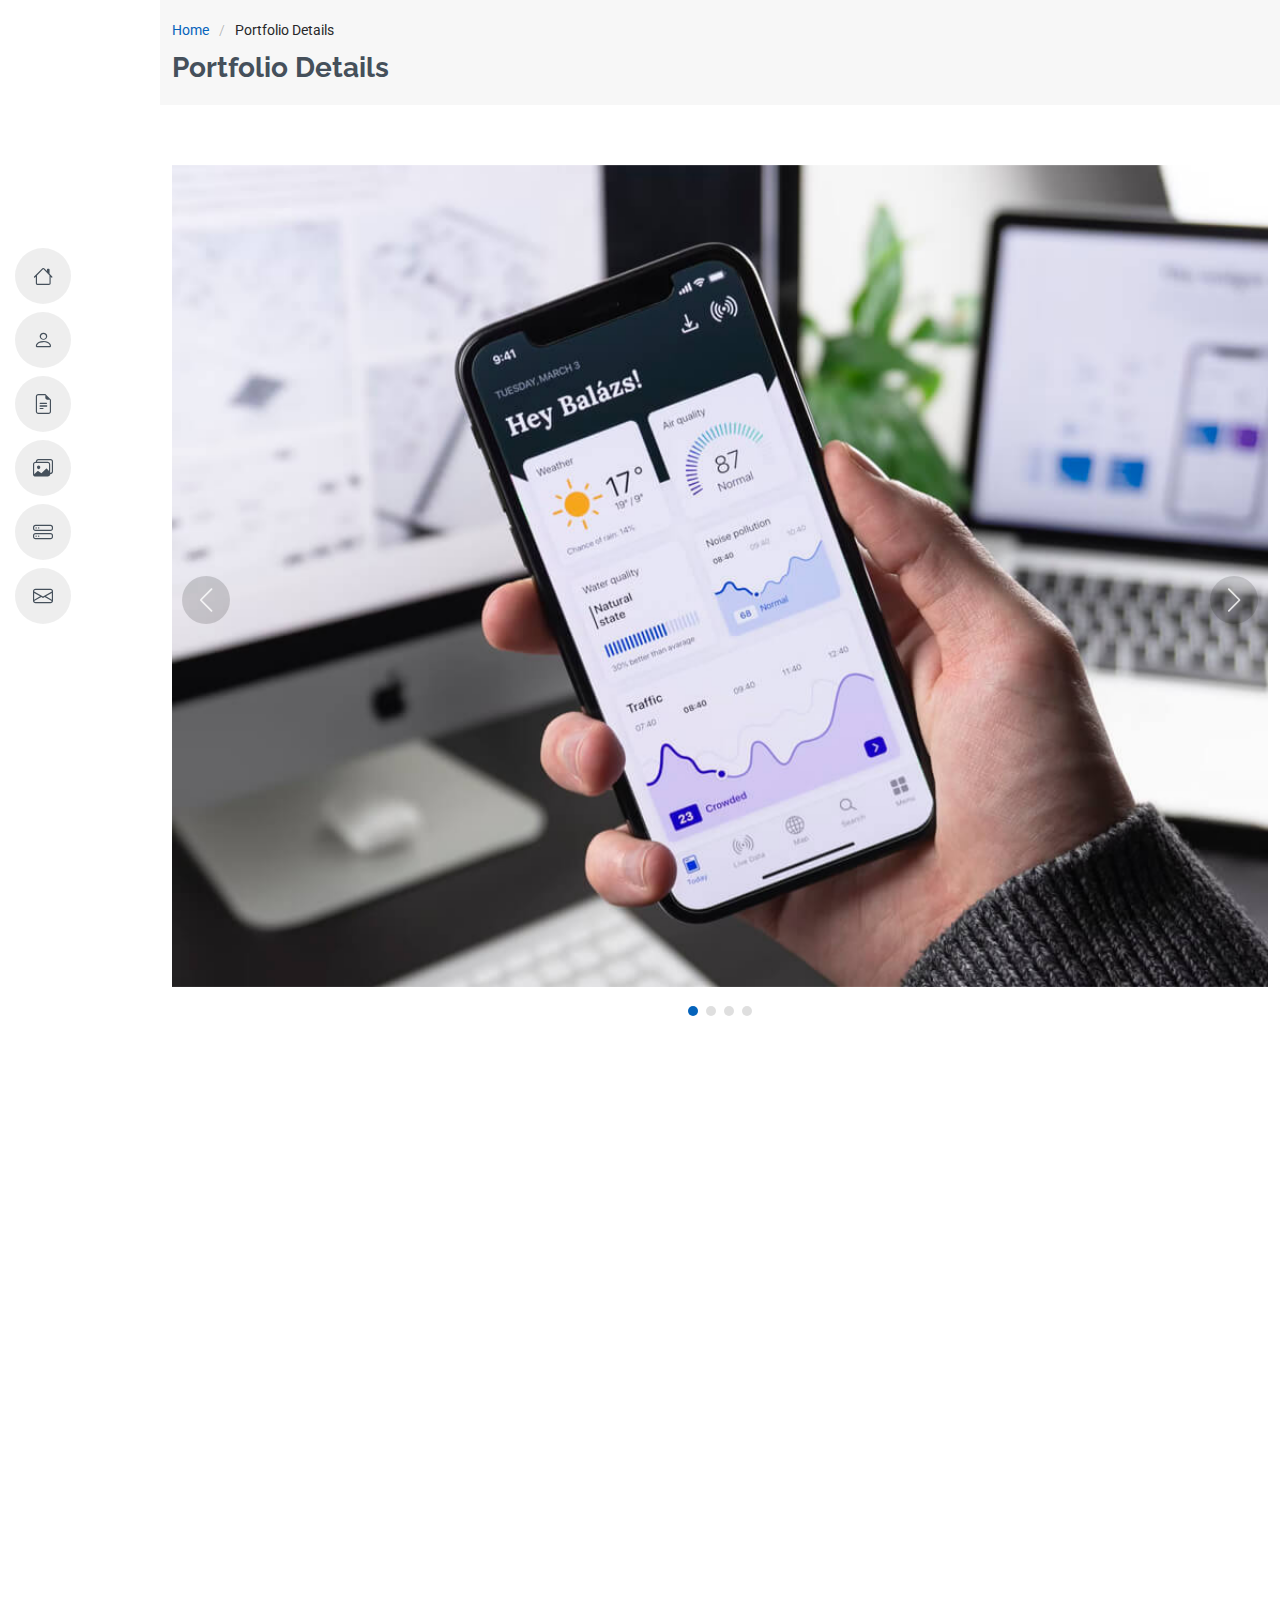
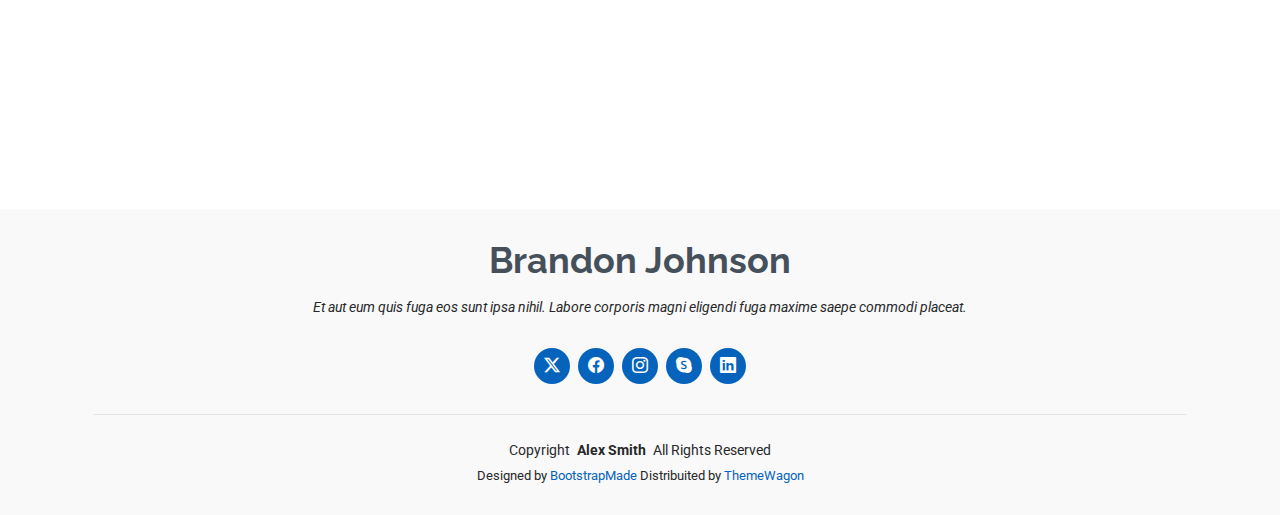
<file: portfolio-details.html>
<!DOCTYPE html>
<html lang="en">

<head>
  <meta charset="utf-8">
  <meta content="width=device-width, initial-scale=1.0" name="viewport">
  <title>Portfolio Details - MyResume Bootstrap Template</title>
  <meta content="" name="description">
  <meta content="" name="keywords">

  <!-- Favicons -->
  <link href="assets/img/favicon.png" rel="icon">
  <link href="assets/img/apple-touch-icon.png" rel="apple-touch-icon">

  <!-- Fonts -->
  <link href="https://fonts.googleapis.com" rel="preconnect">
  <link href="https://fonts.gstatic.com" rel="preconnect" crossorigin>
  <link href="https://fonts.googleapis.com/css2?family=Roboto:ital,wght@0,100;0,300;0,400;0,500;0,700;0,900;1,100;1,300;1,400;1,500;1,700;1,900&family=Poppins:ital,wght@0,100;0,200;0,300;0,400;0,500;0,600;0,700;0,800;0,900;1,100;1,200;1,300;1,400;1,500;1,600;1,700;1,800;1,900&family=Raleway:ital,wght@0,100;0,200;0,300;0,400;0,500;0,600;0,700;0,800;0,900;1,100;1,200;1,300;1,400;1,500;1,600;1,700;1,800;1,900&display=swap" rel="stylesheet">

  <!-- Vendor CSS Files -->
  <link href="assets/vendor/bootstrap/css/bootstrap.min.css" rel="stylesheet">
  <link href="assets/vendor/bootstrap-icons/bootstrap-icons.css" rel="stylesheet">
  <link href="assets/vendor/aos/aos.css" rel="stylesheet">
  <link href="assets/vendor/glightbox/css/glightbox.min.css" rel="stylesheet">
  <link href="assets/vendor/swiper/swiper-bundle.min.css" rel="stylesheet">

  <!-- Main CSS File -->
  <link href="assets/css/main.css" rel="stylesheet">

  <!-- =======================================================
  * Template Name: MyResume
  * Template URL: https://bootstrapmade.com/free-html-bootstrap-template-my-resume/
  * Updated: Jun 29 2024 with Bootstrap v5.3.3
  * Author: BootstrapMade.com
  * License: https://bootstrapmade.com/license/
  ======================================================== -->
</head>

<body class="portfolio-details-page">

  <header id="header" class="header d-flex flex-column justify-content-center">

    <i class="header-toggle d-xl-none bi bi-list"></i>

    <nav id="navmenu" class="navmenu">
      <ul>
        <li><a href="#hero"><i class="bi bi-house navicon"></i><span>Home</span></a></li>
        <li><a href="#about"><i class="bi bi-person navicon"></i><span>About</span></a></li>
        <li><a href="#resume"><i class="bi bi-file-earmark-text navicon"></i><span>Resume</span></a></li>
        <li><a href="#portfolio"><i class="bi bi-images navicon"></i><span>Portfolio</span></a></li>
        <li><a href="#services"><i class="bi bi-hdd-stack navicon"></i><span>Services</span></a></li>
        <li><a href="#contact"><i class="bi bi-envelope navicon"></i><span>Contact</span></a></li>
      </ul>
    </nav>

  </header>

  <main class="main">

    <!-- Page Title -->
    <div class="page-title" data-aos="fade">
      <div class="container">
        <nav class="breadcrumbs">
          <ol>
            <li><a href="index.html">Home</a></li>
            <li class="current">Portfolio Details</li>
          </ol>
        </nav>
        <h1>Portfolio Details</h1>
      </div>
    </div><!-- End Page Title -->

    <!-- Portfolio Details Section -->
    <section id="portfolio-details" class="portfolio-details section">

      <div class="container" data-aos="fade-up">

        <div class="portfolio-details-slider swiper init-swiper">
          <script type="application/json" class="swiper-config">
            {
              "loop": true,
              "speed": 600,
              "autoplay": {
                "delay": 5000
              },
              "slidesPerView": "auto",
              "navigation": {
                "nextEl": ".swiper-button-next",
                "prevEl": ".swiper-button-prev"
              },
              "pagination": {
                "el": ".swiper-pagination",
                "type": "bullets",
                "clickable": true
              }
            }
          </script>
          <div class="swiper-wrapper align-items-center">

            <div class="swiper-slide">
              <img src="assets/img/portfolio/app-1.jpg" alt="">
            </div>

            <div class="swiper-slide">
              <img src="assets/img/portfolio/product-1.jpg" alt="">
            </div>

            <div class="swiper-slide">
              <img src="assets/img/portfolio/branding-1.jpg" alt="">
            </div>

            <div class="swiper-slide">
              <img src="assets/img/portfolio/books-1.jpg" alt="">
            </div>

          </div>
          <div class="swiper-button-prev"></div>
          <div class="swiper-button-next"></div>
          <div class="swiper-pagination"></div>
        </div>

        <div class="row justify-content-between gy-4 mt-4">

          <div class="col-lg-8" data-aos="fade-up">
            <div class="portfolio-description">
              <h2>This is an example of portfolio details</h2>
              <p>
                Autem ipsum nam porro corporis rerum. Quis eos dolorem eos itaque inventore commodi labore quia quia. Exercitationem repudiandae officiis neque suscipit non officia eaque itaque enim. Voluptatem officia accusantium nesciunt est omnis tempora consectetur dignissimos. Sequi nulla at esse enim cum deserunt eius.
              </p>
              <p>
                Amet consequatur qui dolore veniam voluptatem voluptatem sit. Non aspernatur atque natus ut cum nam et. Praesentium error dolores rerum minus sequi quia veritatis eum. Eos et doloribus doloremque nesciunt molestiae laboriosam.
              </p>

              <div class="testimonial-item">
                <p>
                  <i class="bi bi-quote quote-icon-left"></i>
                  <span>Export tempor illum tamen malis malis eram quae irure esse labore quem cillum quid cillum eram malis quorum velit fore eram velit sunt aliqua noster fugiat irure amet legam anim culpa.</span>
                  <i class="bi bi-quote quote-icon-right"></i>
                </p>
                <div>
                  <img src="assets/img/testimonials/testimonials-2.jpg" class="testimonial-img" alt="">
                  <h3>Sara Wilsson</h3>
                  <h4>Designer</h4>
                </div>
              </div>

              <p>
                Impedit ipsum quae et aliquid doloribus et voluptatem quasi. Perspiciatis occaecati earum et magnam animi. Quibusdam non qui ea vitae suscipit vitae sunt. Repudiandae incidunt cumque minus deserunt assumenda tempore. Delectus voluptas necessitatibus est.
              </p>

              <p>
                Sunt voluptatum sapiente facilis quo odio aut ipsum repellat debitis. Molestiae et autem libero. Explicabo et quod necessitatibus similique quis dolor eum. Numquam eaque praesentium rem et qui nesciunt.
              </p>

            </div>
          </div>

          <div class="col-lg-3" data-aos="fade-up" data-aos-delay="100">
            <div class="portfolio-info">
              <h3>Project information</h3>
              <ul>
                <li><strong>Category</strong> Web design</li>
                <li><strong>Client</strong> ASU Company</li>
                <li><strong>Project date</strong> 01 March, 2020</li>
                <li><strong>Project URL</strong> <a href="#">www.example.com</a></li>
                <li><a href="#" class="btn-visit align-self-start">Visit Website</a></li>
              </ul>
            </div>
          </div>

        </div>

      </div>

    </section><!-- /Portfolio Details Section -->

  </main>

  <footer id="footer" class="footer position-relative light-background">
    <div class="container">
      <h3 class="sitename">Brandon Johnson</h3>
      <p>Et aut eum quis fuga eos sunt ipsa nihil. Labore corporis magni eligendi fuga maxime saepe commodi placeat.</p>
      <div class="social-links d-flex justify-content-center">
        <a href=""><i class="bi bi-twitter-x"></i></a>
        <a href=""><i class="bi bi-facebook"></i></a>
        <a href=""><i class="bi bi-instagram"></i></a>
        <a href=""><i class="bi bi-skype"></i></a>
        <a href=""><i class="bi bi-linkedin"></i></a>
      </div>
      <div class="container">
        <div class="copyright">
          <span>Copyright</span> <strong class="px-1 sitename">Alex Smith</strong> <span>All Rights Reserved</span>
        </div>
        <div class="credits">
          <!-- All the links in the footer should remain intact. -->
          <!-- You can delete the links only if you've purchased the pro version. -->
          <!-- Licensing information: https://bootstrapmade.com/license/ -->
          <!-- Purchase the pro version with working PHP/AJAX contact form: [buy-url] -->
          Designed by <a href="https://bootstrapmade.com/">BootstrapMade</a> Distribuited by <a href="https://themewagon.com">ThemeWagon</a>
        </div>
      </div>
    </div>
  </footer>

  <!-- Scroll Top -->
  <a href="#" id="scroll-top" class="scroll-top d-flex align-items-center justify-content-center"><i class="bi bi-arrow-up-short"></i></a>

  <!-- Preloader -->
  <div id="preloader"></div>

  <!-- Vendor JS Files -->
  <script src="assets/vendor/bootstrap/js/bootstrap.bundle.min.js"></script>
  <script src="assets/vendor/php-email-form/validate.js"></script>
  <script src="assets/vendor/aos/aos.js"></script>
  <script src="assets/vendor/typed.js/typed.umd.js"></script>
  <script src="assets/vendor/purecounter/purecounter_vanilla.js"></script>
  <script src="assets/vendor/waypoints/noframework.waypoints.js"></script>
  <script src="assets/vendor/glightbox/js/glightbox.min.js"></script>
  <script src="assets/vendor/imagesloaded/imagesloaded.pkgd.min.js"></script>
  <script src="assets/vendor/isotope-layout/isotope.pkgd.min.js"></script>
  <script src="assets/vendor/swiper/swiper-bundle.min.js"></script>

  <!-- Main JS File -->
  <script src="assets/js/main.js"></script>

</body>

</html>
</file>
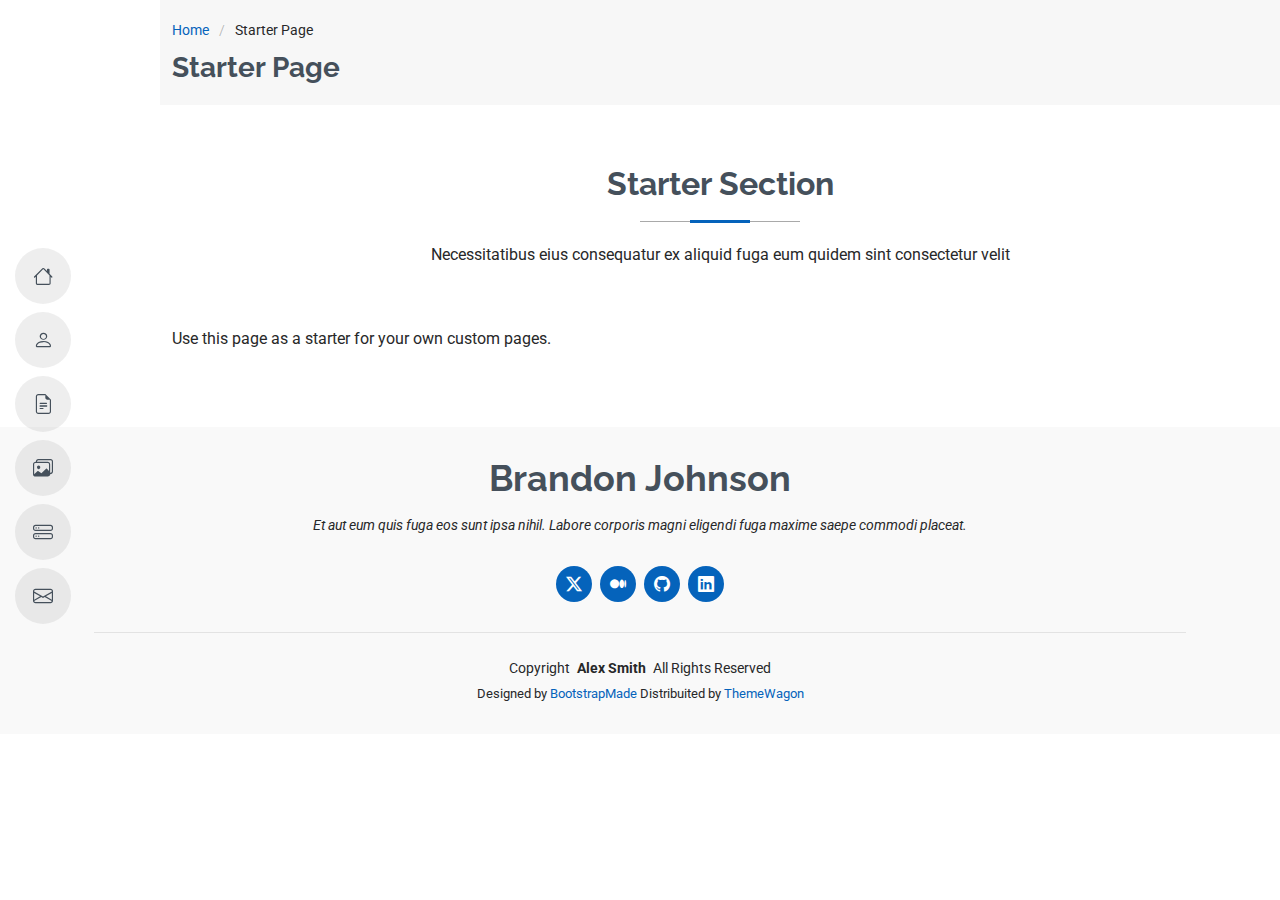
<file: starter-page.html>
<!DOCTYPE html>
<html lang="en">

<head>
  <meta charset="utf-8">
  <meta content="width=device-width, initial-scale=1.0" name="viewport">
  <title>Starter Page - MyResume Bootstrap Template</title>
  <meta content="" name="description">
  <meta content="" name="keywords">

  <!-- Favicons -->
  <link href="assets/img/favicon.png" rel="icon">
  <link href="assets/img/apple-touch-icon.png" rel="apple-touch-icon">

  <!-- Fonts -->
  <link href="https://fonts.googleapis.com" rel="preconnect">
  <link href="https://fonts.gstatic.com" rel="preconnect" crossorigin>
  <link href="https://fonts.googleapis.com/css2?family=Roboto:ital,wght@0,100;0,300;0,400;0,500;0,700;0,900;1,100;1,300;1,400;1,500;1,700;1,900&family=Poppins:ital,wght@0,100;0,200;0,300;0,400;0,500;0,600;0,700;0,800;0,900;1,100;1,200;1,300;1,400;1,500;1,600;1,700;1,800;1,900&family=Raleway:ital,wght@0,100;0,200;0,300;0,400;0,500;0,600;0,700;0,800;0,900;1,100;1,200;1,300;1,400;1,500;1,600;1,700;1,800;1,900&display=swap" rel="stylesheet">

  <!-- Vendor CSS Files -->
  <link href="assets/vendor/bootstrap/css/bootstrap.min.css" rel="stylesheet">
  <link href="assets/vendor/bootstrap-icons/bootstrap-icons.css" rel="stylesheet">
  <link href="assets/vendor/aos/aos.css" rel="stylesheet">
  <link href="assets/vendor/glightbox/css/glightbox.min.css" rel="stylesheet">
  <link href="assets/vendor/swiper/swiper-bundle.min.css" rel="stylesheet">

  <!-- Main CSS File -->
  <link href="assets/css/main.css" rel="stylesheet">

  <!-- =======================================================
  * Template Name: MyResume
  * Template URL: https://bootstrapmade.com/free-html-bootstrap-template-my-resume/
  * Updated: Jun 29 2024 with Bootstrap v5.3.3
  * Author: BootstrapMade.com
  * License: https://bootstrapmade.com/license/
  ======================================================== -->
</head>

<body class="starter-page-page">

  <header id="header" class="header d-flex flex-column justify-content-center">

    <i class="header-toggle d-xl-none bi bi-list"></i>

    <nav id="navmenu" class="navmenu">
      <ul>
        <li><a href="#hero"><i class="bi bi-house navicon"></i><span>Home</span></a></li>
        <li><a href="#about"><i class="bi bi-person navicon"></i><span>About</span></a></li>
        <li><a href="#resume"><i class="bi bi-file-earmark-text navicon"></i><span>Resume</span></a></li>
        <li><a href="#portfolio"><i class="bi bi-images navicon"></i><span>Portfolio</span></a></li>
        <li><a href="#services"><i class="bi bi-hdd-stack navicon"></i><span>Services</span></a></li>
        <li><a href="#contact"><i class="bi bi-envelope navicon"></i><span>Contact</span></a></li>
      </ul>
    </nav>

  </header>

  <main class="main">

    <!-- Page Title -->
    <div class="page-title" data-aos="fade">
      <div class="container">
        <nav class="breadcrumbs">
          <ol>
            <li><a href="index.html">Home</a></li>
            <li class="current">Starter Page</li>
          </ol>
        </nav>
        <h1>Starter Page</h1>
      </div>
    </div><!-- End Page Title -->

    <!-- Starter Section Section -->
    <section id="starter-section" class="starter-section section">

      <!-- Section Title -->
      <div class="container section-title" data-aos="fade-up">
        <h2>Starter Section</h2>
        <p>Necessitatibus eius consequatur ex aliquid fuga eum quidem sint consectetur velit</p>
      </div><!-- End Section Title -->

      <div class="container" data-aos="fade-up">
        <p>Use this page as a starter for your own custom pages.</p>
      </div>

    </section><!-- /Starter Section Section -->

  </main>

  <footer id="footer" class="footer position-relative light-background">
    <div class="container">
      <h3 class="sitename">Brandon Johnson</h3>
      <p>Et aut eum quis fuga eos sunt ipsa nihil. Labore corporis magni eligendi fuga maxime saepe commodi placeat.</p>
      <div class="social-links d-flex justify-content-center">
        <a href="https://x.com/rahul_singh1807"><i class="bi bi-twitter-x"></i></a>
        <a href="https://medium.com/@rahulvatsya"><i class="bi bi-medium"></i></a>
        <a href="https://github.com/Rahulks1807"><i class="bi bi-github"></i></a>
        <a href="https://www.linkedin.com/in/rahulvatsya/"><i class="bi bi-linkedin"></i></a>
      </div>
      <div class="container">
        <div class="copyright">
          <span>Copyright</span> <strong class="px-1 sitename">Alex Smith</strong> <span>All Rights Reserved</span>
        </div>
        <div class="credits">
          <!-- All the links in the footer should remain intact. -->
          <!-- You can delete the links only if you've purchased the pro version. -->
          <!-- Licensing information: https://bootstrapmade.com/license/ -->
          <!-- Purchase the pro version with working PHP/AJAX contact form: [buy-url] -->
          Designed by <a href="https://bootstrapmade.com/">BootstrapMade</a> Distribuited by <a href="https://themewagon.com">ThemeWagon</a>
        </div>
      </div>
    </div>
  </footer>

  <!-- Scroll Top -->
  <a href="#" id="scroll-top" class="scroll-top d-flex align-items-center justify-content-center"><i class="bi bi-arrow-up-short"></i></a>

  <!-- Preloader -->
  <div id="preloader"></div>

  <!-- Vendor JS Files -->
  <script src="assets/vendor/bootstrap/js/bootstrap.bundle.min.js"></script>
  <script src="assets/vendor/php-email-form/validate.js"></script>
  <script src="assets/vendor/aos/aos.js"></script>
  <script src="assets/vendor/typed.js/typed.umd.js"></script>
  <script src="assets/vendor/purecounter/purecounter_vanilla.js"></script>
  <script src="assets/vendor/waypoints/noframework.waypoints.js"></script>
  <script src="assets/vendor/glightbox/js/glightbox.min.js"></script>
  <script src="assets/vendor/imagesloaded/imagesloaded.pkgd.min.js"></script>
  <script src="assets/vendor/isotope-layout/isotope.pkgd.min.js"></script>
  <script src="assets/vendor/swiper/swiper-bundle.min.js"></script>

  <!-- Main JS File -->
  <script src="assets/js/main.js"></script>

</body>

</html>
</file>
<file: assets/css/main.css>
/**
* Template Name: MyResume
* Template URL: https://bootstrapmade.com/free-html-bootstrap-template-my-resume/
* Updated: Jun 29 2024 with Bootstrap v5.3.3
* Author: BootstrapMade.com
* License: https://bootstrapmade.com/license/
*/

/*--------------------------------------------------------------
# Font & Color Variables
# Help: https://bootstrapmade.com/color-system/
--------------------------------------------------------------*/
/* Fonts */
:root {
  --default-font: "Roboto",  system-ui, -apple-system, "Segoe UI", Roboto, "Helvetica Neue", Arial, "Noto Sans", "Liberation Sans", sans-serif, "Apple Color Emoji", "Segoe UI Emoji", "Segoe UI Symbol", "Noto Color Emoji";
  --heading-font: "Raleway",  sans-serif;
  --nav-font: "Poppins",  sans-serif;
}

/* Global Colors - The following color variables are used throughout the website. Updating them here will change the color scheme of the entire website */
:root { 
  --background-color: #ffffff; /* Background color for the entire website, including individual sections */
  --default-color: #272829; /* Default color used for the majority of the text content across the entire website */
  --heading-color: #45505b; /* Color for headings, subheadings and title throughout the website */
  --accent-color: #0563bb; /* Accent color that represents your brand on the website. It's used for buttons, links, and other elements that need to stand out */
  --surface-color: #ffffff; /* The surface color is used as a background of boxed elements within sections, such as cards, icon boxes, or other elements that require a visual separation from the global background. */
  --contrast-color: #ffffff; /* Contrast color for text, ensuring readability against backgrounds of accent, heading, or default colors. */
}

/* Nav Menu Colors - The following color variables are used specifically for the navigation menu. They are separate from the global colors to allow for more customization options */
:root {
  --nav-color: #45505b;  /* The default color of the main navmenu links */
  --nav-hover-color: #0563bb; /* Applied to main navmenu links when they are hovered over or active */
  --nav-mobile-background-color: #ffffff; /* Used as the background color for mobile navigation menu */
  --nav-dropdown-background-color: #ffffff; /* Used as the background color for dropdown items that appear when hovering over primary navigation items */
  --nav-dropdown-color: #212529; /* Used for navigation links of the dropdown items in the navigation menu. */
  --nav-dropdown-hover-color: #0563bb; /* Similar to --nav-hover-color, this color is applied to dropdown navigation links when they are hovered over. */
}

/* Color Presets - These classes override global colors when applied to any section or element, providing reuse of the sam color scheme. */

.light-background {
  --background-color: #f9f9f9;
  --surface-color: #ffffff;
}

.dark-background {
  --background-color: #060606;
  --default-color: #ffffff;
  --heading-color: #ffffff;
  --surface-color: #252525;
  --contrast-color: #ffffff;
}

/* Smooth scroll */
:root {
  scroll-behavior: smooth;
}

/*--------------------------------------------------------------
# General Styling & Shared Classes
--------------------------------------------------------------*/
body {
  color: var(--default-color);
  background-color: var(--background-color);
  font-family: var(--default-font);
}

a {
  color: var(--accent-color);
  text-decoration: none;
  transition: 0.3s;
}

a:hover {
  color: color-mix(in srgb, var(--accent-color), transparent 25%);
  text-decoration: none;
}

h1,
h2,
h3,
h4,
h5,
h6 {
  color: var(--heading-color);
  font-family: var(--heading-font);
}

/* PHP Email Form Messages
------------------------------*/
.php-email-form .error-message {
  display: none;
  background: #df1529;
  color: #ffffff;
  text-align: left;
  padding: 15px;
  margin-bottom: 24px;
  font-weight: 600;
}

.php-email-form .sent-message {
  display: none;
  color: #ffffff;
  background: #059652;
  text-align: center;
  padding: 15px;
  margin-bottom: 24px;
  font-weight: 600;
}

.php-email-form .loading {
  display: none;
  background: var(--surface-color);
  text-align: center;
  padding: 15px;
  margin-bottom: 24px;
}

.php-email-form .loading:before {
  content: "";
  display: inline-block;
  border-radius: 50%;
  width: 24px;
  height: 24px;
  margin: 0 10px -6px 0;
  border: 3px solid var(--accent-color);
  border-top-color: var(--surface-color);
  animation: php-email-form-loading 1s linear infinite;
}

@keyframes php-email-form-loading {
  0% {
    transform: rotate(0deg);
  }

  100% {
    transform: rotate(360deg);
  }
}

/*--------------------------------------------------------------
# Global Header
--------------------------------------------------------------*/
.header {
  color: var(--default-color);
  position: fixed;
  top: 0;
  left: 0;
  bottom: 0;
  padding: 0 15px;
  transition: all ease-in-out 0.3s;
  overflow-y: auto;
  z-index: 997;
  min-width: 200px;
}

@media (max-width: 1199px) {
  .header {
    background-color: var(--background-color);
    border-right: 1px solid color-mix(in srgb, var(--default-color), transparent 90%);
    width: 300px;
    left: -100%;
  }
}

@media (min-width: 1200px) and (max-width: 1600px) {
  .header~main {
    margin-left: 160px;
  }

  .header~main .hero {
    margin-left: -160px;
    width: 100vw;
  }
}

.header.header-show {
  left: 0;
}

.header .header-toggle {
  color: var(--contrast-color);
  background-color: var(--accent-color);
  font-size: 22px;
  display: flex;
  align-items: center;
  justify-content: center;
  width: 40px;
  height: 40px;
  border-radius: 50%;
  cursor: pointer;
  position: fixed;
  top: 15px;
  right: 15px;
  z-index: 9999;
  transition: background-color 0.3s;
}

.header .header-toggle:hover {
  color: var(--contrast-color);
  background-color: color-mix(in srgb, var(--accent-color) 90%, white 15%);
}

/*--------------------------------------------------------------
# Navigation Menu
--------------------------------------------------------------*/
.navmenu {
  padding: 0;
  z-index: 9997;
}

.navmenu ul {
  list-style: none;
  padding: 0 0 20px 0;
  margin: 0;
  width: 140px;
}

.navmenu a,
.navmenu a:focus {
  color: var(--nav-color);
  font-family: var(--nav-font);
  display: flex;
  align-items: center;
  padding: 10px 18px;
  margin-bottom: 8px;
  font-size: 15px;
  border-radius: 50px;
  background: color-mix(in srgb, var(--default-color), transparent 92%);
  height: 56px;
  width: 100%;
  overflow: hidden;
  transition: 0.3s;
}

.navmenu a i,
.navmenu a:focus i {
  font-size: 20px;
}

.navmenu a span,
.navmenu a:focus span {
  padding: 0 5px 0 7px;
}

@media (min-width: 992px) {

  .navmenu a,
  .navmenu a:focus {
    max-width: 56px;
  }

  .navmenu a span,
  .navmenu a:focus span {
    display: none;
  }
}

.navmenu a:hover,
.navmenu .active,
.navmenu .active:focus,
.navmenu li:hover>a {
  color: var(--contrast-color);
  background: var(--nav-hover-color);
}

.navmenu a:hover,
.navmenu li:hover>a {
  max-width: 100%;
  color: var(--contrast-color);
}

.navmenu a:hover span,
.navmenu li:hover>a span {
  display: block;
}

/*--------------------------------------------------------------
# Global Footer
--------------------------------------------------------------*/
.footer {
  color: var(--default-color);
  background-color: var(--background-color);
  font-size: 14px;
  text-align: center;
  padding: 30px 0;
  position: relative;
}

.footer h3 {
  font-size: 36px;
  font-weight: 700;
  position: relative;
  padding: 0;
  margin: 0 0 15px 0;
}

.footer p {
  font-size: 15;
  font-style: italic;
  padding: 0;
  margin: 0 0 30px 0;
}

.footer .social-links {
  margin: 0 0 30px 0;
}

.footer .social-links a {
  font-size: 16px;
  display: flex;
  align-items: center;
  justify-content: center;
  background: var(--accent-color);
  color: var(--contrast-color);
  line-height: 1;
  margin: 0 4px;
  border-radius: 50%;
  text-align: center;
  width: 36px;
  height: 36px;
  transition: 0.3s;
}

.footer .social-links a:hover {
  background: color-mix(in srgb, var(--accent-color), transparent 20%);
  text-decoration: none;
}

.footer .copyright {
  padding-top: 25px;
  border-top: 1px solid color-mix(in srgb, var(--default-color), transparent 90%);
}

.footer .credits {
  font-size: 13px;
  padding-top: 5px;
}

/*--------------------------------------------------------------
# Preloader
--------------------------------------------------------------*/
#preloader {
  position: fixed;
  inset: 0;
  z-index: 999999;
  overflow: hidden;
  background: var(--background-color);
  transition: all 0.6s ease-out;
}

#preloader:before {
  content: "";
  position: fixed;
  top: calc(50% - 30px);
  left: calc(50% - 30px);
  border: 6px solid #ffffff;
  border-color: var(--accent-color) transparent var(--accent-color) transparent;
  border-radius: 50%;
  width: 60px;
  height: 60px;
  animation: animate-preloader 1.5s linear infinite;
}

@keyframes animate-preloader {
  0% {
    transform: rotate(0deg);
  }

  100% {
    transform: rotate(360deg);
  }
}

/*--------------------------------------------------------------
# Scroll Top Button
--------------------------------------------------------------*/
.scroll-top {
  position: fixed;
  visibility: hidden;
  opacity: 0;
  right: 15px;
  bottom: -15px;
  z-index: 99999;
  background-color: var(--accent-color);
  width: 44px;
  height: 44px;
  border-radius: 50px;
  transition: all 0.4s;
}

.scroll-top i {
  font-size: 24px;
  color: var(--contrast-color);
  line-height: 0;
}

.scroll-top:hover {
  background-color: color-mix(in srgb, var(--accent-color), transparent 20%);
  color: var(--contrast-color);
}

.scroll-top.active {
  visibility: visible;
  opacity: 1;
  bottom: 15px;
}

/*--------------------------------------------------------------
# Disable aos animation delay on mobile devices
--------------------------------------------------------------*/
@media screen and (max-width: 768px) {
  [data-aos-delay] {
    transition-delay: 0 !important;
  }
}

/*--------------------------------------------------------------
# Global Page Titles & Breadcrumbs
--------------------------------------------------------------*/
.page-title {
  --background-color: color-mix(in srgb, var(--default-color), transparent 96%);
  color: var(--default-color);
  background-color: var(--background-color);
  padding: 20px 0;
  position: relative;
}

.page-title h1 {
  font-size: 28px;
  font-weight: 700;
  margin: 0;
}

.page-title .breadcrumbs ol {
  display: flex;
  flex-wrap: wrap;
  list-style: none;
  padding: 0 0 10px 0;
  margin: 0;
  font-size: 14px;
  font-weight: 400;
}

.page-title .breadcrumbs ol li+li {
  padding-left: 10px;
}

.page-title .breadcrumbs ol li+li::before {
  content: "/";
  display: inline-block;
  padding-right: 10px;
  color: color-mix(in srgb, var(--default-color), transparent 70%);
}

/*--------------------------------------------------------------
# Global Sections
--------------------------------------------------------------*/
section,
.section {
  color: var(--default-color);
  background-color: var(--background-color);
  padding: 60px 0;
  overflow: clip;
}

/*--------------------------------------------------------------
# Global Section Titles
--------------------------------------------------------------*/
.section-title {
  text-align: center;
  padding-bottom: 60px;
  position: relative;
}

.section-title h2 {
  font-size: 32px;
  font-weight: 700;
  margin-bottom: 20px;
  padding-bottom: 20px;
  position: relative;
}

.section-title h2:before {
  content: "";
  position: absolute;
  display: block;
  width: 160px;
  height: 1px;
  background: color-mix(in srgb, var(--default-color), transparent 60%);
  left: 0;
  right: 0;
  bottom: 1px;
  margin: auto;
}

.section-title h2::after {
  content: "";
  position: absolute;
  display: block;
  width: 60px;
  height: 3px;
  background: var(--accent-color);
  left: 0;
  right: 0;
  bottom: 0;
  margin: auto;
}

.section-title p {
  margin-bottom: 0;
}

/*--------------------------------------------------------------
# Hero Section
--------------------------------------------------------------*/
.hero {
  width: 100%;
  min-height: 100vh;
  position: relative;
  padding: 80px 0;
  display: flex;
  align-items: center;
  justify-content: center;
}

.hero img {
  position: absolute;
  inset: 0;
  display: block;
  width: 100%;
  height: 100%;
  object-fit: cover;
  z-index: 1;
}

.hero:before {
  content: "";
  background: color-mix(in srgb, var(--background-color), transparent 30%);
  position: absolute;
  inset: 0;
  z-index: 2;
}

.hero .container {
  position: relative;
  z-index: 3;
}

.hero h2 {
  margin: 0;
  font-size: 64px;
  font-weight: 700;
}

.hero p {
  margin: 5px 0 0 0;
  font-size: 26px;
}

.hero p span {
  letter-spacing: 1px;
  border-bottom: 2px solid var(--accent-color);
}

.hero .social-links {
  margin-top: 25px;
}

.hero .social-links a {
  font-size: 20px;
  display: inline-block;
  color: color-mix(in srgb, var(--default-color), transparent 30%);
  line-height: 1;
  margin-right: 20px;
  transition: 0.3s;
}

.hero .social-links a:hover {
  color: var(--accent-color);
}

@media (max-width: 768px) {
  .hero h2 {
    font-size: 32px;
  }

  .hero p {
    font-size: 20px;
  }
}

/*--------------------------------------------------------------
# About Section
--------------------------------------------------------------*/
.about .content h2 {
  font-weight: 700;
  font-size: 24px;
}

.about .content ul {
  list-style: none;
  padding: 0;
}

.about .content ul li {
  margin-bottom: 20px;
  display: flex;
  align-items: center;
}

.about .content ul strong {
  margin-right: 10px;
}

.about .content ul i {
  font-size: 16px;
  margin-right: 5px;
  color: var(--accent-color);
  line-height: 0;
}

/*--------------------------------------------------------------
# Stats Section
--------------------------------------------------------------*/
.stats i {
  background-color: var(--accent-color);
  color: var(--contrast-color);
  width: 54px;
  height: 54px;
  font-size: 24px;
  border-radius: 50px;
  display: inline-flex;
  align-items: center;
  justify-content: center;
  position: relative;
  z-index: 1;
}

.stats .stats-item {
  margin-top: 10px;
  width: 100%;
  position: relative;
  text-align: center;
  z-index: 0;
}

.stats .stats-item span {
  font-size: 36px;
  display: block;
  font-weight: 700;
  color: color-mix(in srgb, var(--default-color), transparent 20%);
}

.stats .stats-item p {
  padding: 0;
  margin: 0;
  color: color-mix(in srgb, var(--default-color), transparent 50%);
  font-size: 16px;
}

/*--------------------------------------------------------------
# Skills Section
--------------------------------------------------------------*/
.skills .progress {
  height: 60px;
  display: block;
  background: none;
  border-radius: 0;
}

.skills .progress .skill {
  color: var(--heading-color);
  padding: 0;
  margin: 0 0 6px 0;
  text-transform: uppercase;
  display: block;
  font-weight: 600;
  font-family: var(--heading-font);
}

.skills .progress .skill .val {
  float: right;
  font-style: normal;
}

.skills .progress-bar-wrap {
  background: color-mix(in srgb, var(--default-color), transparent 90%);
  height: 10px;
}

.skills .progress-bar {
  width: 1px;
  height: 10px;
  transition: 0.9s;
  background-color: var(--accent-color);
}

/*--------------------------------------------------------------
# Resume Section
--------------------------------------------------------------*/
.resume .resume-title {
  color: var(--heading-color);
  font-size: 26px;
  font-weight: 700;
  margin-top: 20px;
  margin-bottom: 20px;
}

.resume .resume-item {
  padding: 0 0 20px 20px;
  margin-top: -2px;
  border-left: 2px solid var(--accent-color);
  position: relative;
}

.resume .resume-item h4 {
  line-height: 18px;
  font-size: 18px;
  font-weight: 600;
  text-transform: uppercase;
  color: color-mix(in srgb, var(--default-color), transparent 20%);
  margin-bottom: 10px;
}

.resume .resume-item h5 {
  font-size: 16px;
  padding: 5px 15px;
  display: inline-block;
  font-weight: 600;
  margin-bottom: 10px;
}

.resume .resume-item ul {
  padding-left: 20px;
}

.resume .resume-item ul li {
  padding-bottom: 10px;
}

.resume .resume-item:last-child {
  padding-bottom: 0;
}

.resume .resume-item::before {
  content: "";
  position: absolute;
  width: 16px;
  height: 16px;
  border-radius: 50px;
  left: -9px;
  top: 0;
  background: var(--background-color);
  border: 2px solid var(--accent-color);
}

/*--------------------------------------------------------------
# Portfolio Section
--------------------------------------------------------------*/
.portfolio .portfolio-filters {
  padding: 0;
  margin: 0 auto 20px auto;
  list-style: none;
  text-align: center;
}

.portfolio .portfolio-filters li {
  cursor: pointer;
  display: inline-block;
  padding: 8px 20px 10px 20px;
  margin: 0;
  font-size: 15px;
  font-weight: 500;
  line-height: 1;
  margin-bottom: 5px;
  border-radius: 50px;
  transition: all 0.3s ease-in-out;
  font-family: var(--heading-font);
}

.portfolio .portfolio-filters li:hover,
.portfolio .portfolio-filters li.filter-active {
  color: var(--contrast-color);
  background-color: var(--accent-color);
}

.portfolio .portfolio-filters li:first-child {
  margin-left: 0;
}

.portfolio .portfolio-filters li:last-child {
  margin-right: 0;
}

@media (max-width: 575px) {
  .portfolio .portfolio-filters li {
    font-size: 14px;
    margin: 0 0 10px 0;
  }
}

.portfolio .portfolio-item {
  position: relative;
  overflow: hidden;
}

.portfolio .portfolio-item .portfolio-info {
  opacity: 0;
  position: absolute;
  left: 12px;
  right: 12px;
  bottom: -100%;
  z-index: 3;
  transition: all ease-in-out 0.5s;
  background: color-mix(in srgb, var(--background-color), transparent 10%);
  padding: 15px;
}

.portfolio .portfolio-item .portfolio-info h4 {
  font-size: 18px;
  font-weight: 600;
  padding-right: 50px;
}

.portfolio .portfolio-item .portfolio-info p {
  color: color-mix(in srgb, var(--default-color), transparent 30%);
  font-size: 14px;
  margin-bottom: 0;
  padding-right: 50px;
}

.portfolio .portfolio-item .portfolio-info .preview-link,
.portfolio .portfolio-item .portfolio-info .details-link {
  position: absolute;
  right: 50px;
  font-size: 24px;
  top: calc(50% - 14px);
  color: color-mix(in srgb, var(--default-color), transparent 30%);
  transition: 0.3s;
  line-height: 0;
}

.portfolio .portfolio-item .portfolio-info .preview-link:hover,
.portfolio .portfolio-item .portfolio-info .details-link:hover {
  color: var(--accent-color);
}

.portfolio .portfolio-item .portfolio-info .details-link {
  right: 14px;
  font-size: 28px;
}

.portfolio .portfolio-item:hover .portfolio-info {
  opacity: 1;
  bottom: 0;
}

/*--------------------------------------------------------------
# Services Section
--------------------------------------------------------------*/
.services .service-item {
  background-color: var(--surface-color);
  box-shadow: 0px 5px 90px 0px rgba(0, 0, 0, 0.1);
  height: 100%;
  padding: 60px 30px;
  text-align: center;
  transition: 0.3s;
  border-radius: 5px;
}

.services .service-item .icon {
  margin: 0 auto;
  width: 100px;
  height: 100px;
  display: flex;
  align-items: center;
  justify-content: center;
  transition: ease-in-out 0.3s;
  position: relative;
}

.services .service-item .icon i {
  font-size: 36px;
  transition: 0.5s;
  position: relative;
}

.services .service-item .icon svg {
  position: absolute;
  top: 0;
  left: 0;
}

.services .service-item .icon svg path {
  transition: 0.5s;
  fill: color-mix(in srgb, var(--default-color), transparent 95%);
}

.services .service-item h3 {
  font-weight: 700;
  margin: 10px 0 15px 0;
  font-size: 22px;
}

.services .service-item p {
  line-height: 24px;
  font-size: 14px;
  margin-bottom: 0;
}

.services .service-item:hover {
  box-shadow: 0px 5px 35px 0px rgba(0, 0, 0, 0.1);
}

.services .service-item.item-cyan i {
  color: #0dcaf0;
}

.services .service-item.item-cyan:hover .icon i {
  color: #fff;
}

.services .service-item.item-cyan:hover .icon path {
  fill: #0dcaf0;
}

.services .service-item.item-orange i {
  color: #fd7e14;
}

.services .service-item.item-orange:hover .icon i {
  color: #fff;
}

.services .service-item.item-orange:hover .icon path {
  fill: #fd7e14;
}

.services .service-item.item-teal i {
  color: #20c997;
}

.services .service-item.item-teal:hover .icon i {
  color: #fff;
}

.services .service-item.item-teal:hover .icon path {
  fill: #20c997;
}

.services .service-item.item-red i {
  color: #df1529;
}

.services .service-item.item-red:hover .icon i {
  color: #fff;
}

.services .service-item.item-red:hover .icon path {
  fill: #df1529;
}

.services .service-item.item-indigo i {
  color: #6610f2;
}

.services .service-item.item-indigo:hover .icon i {
  color: #fff;
}

.services .service-item.item-indigo:hover .icon path {
  fill: #6610f2;
}

.services .service-item.item-pink i {
  color: #f3268c;
}

.services .service-item.item-pink:hover .icon i {
  color: #fff;
}

.services .service-item.item-pink:hover .icon path {
  fill: #f3268c;
}

/*--------------------------------------------------------------
# Testimonials Section
--------------------------------------------------------------*/
.testimonials .testimonials-carousel,
.testimonials .testimonials-slider {
  overflow: hidden;
}

.testimonials .testimonial-item .testimonial-content {
  border-left: 3px solid var(--accent-color);
  padding-left: 30px;
}

.testimonials .testimonial-item .testimonial-img {
  border-radius: 50%;
  border: 4px solid var(--background-color);
  margin: 0 auto;
}

.testimonials .testimonial-item h3 {
  font-size: 20px;
  font-weight: bold;
  margin: 10px 0 5px 0;
}

.testimonials .testimonial-item h4 {
  font-size: 14px;
  color: color-mix(in srgb, var(--default-color), transparent 40%);
  margin: 0 0 10px 0;
}

.testimonials .testimonial-item .stars i {
  color: #ffc107;
  margin: 0 1px;
}

.testimonials .testimonial-item .quote-icon-left,
.testimonials .testimonial-item .quote-icon-right {
  color: color-mix(in srgb, var(--accent-color), transparent 50%);
  font-size: 26px;
  line-height: 0;
}

.testimonials .testimonial-item .quote-icon-left {
  display: inline-block;
  left: -5px;
  position: relative;
}

.testimonials .testimonial-item .quote-icon-right {
  display: inline-block;
  right: -5px;
  position: relative;
  top: 10px;
  transform: scale(-1, -1);
}

.testimonials .testimonial-item p {
  font-style: italic;
}

.testimonials .swiper-wrapper {
  height: auto;
}

.testimonials .swiper-pagination {
  margin-top: 30px;
  position: relative;
}

.testimonials .swiper-pagination .swiper-pagination-bullet {
  width: 12px;
  height: 12px;
  background-color: color-mix(in srgb, var(--default-color), transparent 85%);
  opacity: 1;
}

.testimonials .swiper-pagination .swiper-pagination-bullet-active {
  background-color: var(--accent-color);
}

/*--------------------------------------------------------------
# Contact Section
--------------------------------------------------------------*/
.contact .info-item+.info-item {
  margin-top: 40px;
}

.contact .info-item i {
  color: var(--accent-color);
  background: color-mix(in srgb, var(--accent-color), transparent 92%);
  font-size: 20px;
  width: 44px;
  height: 44px;
  display: flex;
  justify-content: center;
  align-items: center;
  border-radius: 50px;
  transition: all 0.3s ease-in-out;
  margin-right: 15px;
}

.contact .info-item h3 {
  padding: 0;
  font-size: 18px;
  font-weight: 700;
  margin-bottom: 5px;
}

.contact .info-item p {
  padding: 0;
  margin-bottom: 0;
  font-size: 14px;
}

.contact .info-item:hover i {
  background: var(--accent-color);
  color: var(--contrast-color);
}

.contact .php-email-form {
  height: 100%;
}

.contact .php-email-form input[type=text],
.contact .php-email-form input[type=email],
.contact .php-email-form textarea {
  font-size: 14px;
  padding: 10px 15px;
  box-shadow: none;
  border-radius: 0;
  color: var(--default-color);
  background-color: color-mix(in srgb, var(--background-color), transparent 50%);
  border-color: color-mix(in srgb, var(--default-color), transparent 80%);
}

.contact .php-email-form input[type=text]:focus,
.contact .php-email-form input[type=email]:focus,
.contact .php-email-form textarea:focus {
  border-color: var(--accent-color);
}

.contact .php-email-form input[type=text]::placeholder,
.contact .php-email-form input[type=email]::placeholder,
.contact .php-email-form textarea::placeholder {
  color: color-mix(in srgb, var(--default-color), transparent 70%);
}

.contact .php-email-form button[type=submit] {
  color: var(--contrast-color);
  background: var(--accent-color);
  border: 0;
  padding: 10px 30px;
  transition: 0.4s;
  border-radius: 50px;
}

.contact .php-email-form button[type=submit]:hover {
  background: color-mix(in srgb, var(--accent-color), transparent 25%);
}

/*--------------------------------------------------------------
# Portfolio Details Section
--------------------------------------------------------------*/
.portfolio-details .portfolio-details-slider img {
  width: 100%;
}

.portfolio-details .swiper-wrapper {
  height: auto;
}

.portfolio-details .swiper-button-prev,
.portfolio-details .swiper-button-next {
  width: 48px;
  height: 48px;
}

.portfolio-details .swiper-button-prev:after,
.portfolio-details .swiper-button-next:after {
  color: rgba(255, 255, 255, 0.8);
  background-color: rgba(0, 0, 0, 0.15);
  font-size: 24px;
  border-radius: 50%;
  width: 48px;
  height: 48px;
  display: flex;
  align-items: center;
  justify-content: center;
  transition: 0.3s;
}

.portfolio-details .swiper-button-prev:hover:after,
.portfolio-details .swiper-button-next:hover:after {
  background-color: rgba(0, 0, 0, 0.3);
}

@media (max-width: 575px) {

  .portfolio-details .swiper-button-prev,
  .portfolio-details .swiper-button-next {
    display: none;
  }
}

.portfolio-details .swiper-pagination {
  margin-top: 20px;
  position: relative;
}

.portfolio-details .swiper-pagination .swiper-pagination-bullet {
  width: 10px;
  height: 10px;
  background-color: color-mix(in srgb, var(--default-color), transparent 85%);
  opacity: 1;
}

.portfolio-details .swiper-pagination .swiper-pagination-bullet-active {
  background-color: var(--accent-color);
}

.portfolio-details .portfolio-info h3 {
  font-size: 22px;
  font-weight: 700;
  margin-bottom: 20px;
  padding-bottom: 20px;
  position: relative;
}

.portfolio-details .portfolio-info h3:after {
  content: "";
  position: absolute;
  display: block;
  width: 50px;
  height: 3px;
  background: var(--accent-color);
  left: 0;
  bottom: 0;
}

.portfolio-details .portfolio-info ul {
  list-style: none;
  padding: 0;
  font-size: 15px;
}

.portfolio-details .portfolio-info ul li {
  display: flex;
  flex-direction: column;
  padding-bottom: 15px;
}

.portfolio-details .portfolio-info ul strong {
  text-transform: uppercase;
  font-weight: 400;
  color: color-mix(in srgb, var(--default-color), transparent 50%);
  font-size: 14px;
}

.portfolio-details .portfolio-info .btn-visit {
  padding: 8px 40px;
  background: var(--accent-color);
  color: var(--contrast-color);
  border-radius: 50px;
  transition: 0.3s;
}

.portfolio-details .portfolio-info .btn-visit:hover {
  background: color-mix(in srgb, var(--accent-color), transparent 20%);
}

.portfolio-details .portfolio-description h2 {
  font-size: 26px;
  font-weight: 700;
  margin-bottom: 20px;
}

.portfolio-details .portfolio-description p {
  padding: 0;
}

.portfolio-details .portfolio-description .testimonial-item {
  padding: 30px 30px 0 30px;
  position: relative;
  background: color-mix(in srgb, var(--default-color), transparent 97%);
  margin-bottom: 50px;
}

.portfolio-details .portfolio-description .testimonial-item .testimonial-img {
  width: 90px;
  border-radius: 50px;
  border: 6px solid var(--background-color);
  float: left;
  margin: 0 10px 0 0;
}

.portfolio-details .portfolio-description .testimonial-item h3 {
  font-size: 18px;
  font-weight: bold;
  margin: 15px 0 5px 0;
  padding-top: 20px;
}

.portfolio-details .portfolio-description .testimonial-item h4 {
  font-size: 14px;
  color: #6c757d;
  margin: 0;
}

.portfolio-details .portfolio-description .testimonial-item .quote-icon-left,
.portfolio-details .portfolio-description .testimonial-item .quote-icon-right {
  color: color-mix(in srgb, var(--accent-color), transparent 50%);
  font-size: 26px;
  line-height: 0;
}

.portfolio-details .portfolio-description .testimonial-item .quote-icon-left {
  display: inline-block;
  left: -5px;
  position: relative;
}

.portfolio-details .portfolio-description .testimonial-item .quote-icon-right {
  display: inline-block;
  right: -5px;
  position: relative;
  top: 10px;
  transform: scale(-1, -1);
}

.portfolio-details .portfolio-description .testimonial-item p {
  font-style: italic;
  margin: 0 0 15px 0 0 0;
  padding: 0;
}

/*--------------------------------------------------------------
# Service Details Section
--------------------------------------------------------------*/
.service-details .service-box {
  padding: 20px;
  box-shadow: 0px 2px 20px rgba(0, 0, 0, 0.1);
}

.service-details .service-box+.service-box {
  margin-top: 30px;
}

.service-details .service-box h4 {
  font-size: 20px;
  font-weight: 700;
  border-bottom: 2px solid color-mix(in srgb, var(--default-color), transparent 92%);
  padding-bottom: 15px;
  margin-bottom: 15px;
}

.service-details .services-list a {
  color: color-mix(in srgb, var(--default-color), transparent 20%);
  background-color: color-mix(in srgb, var(--default-color), transparent 96%);
  display: flex;
  align-items: center;
  padding: 12px 15px;
  margin-top: 15px;
  transition: 0.3s;
}

.service-details .services-list a:first-child {
  margin-top: 0;
}

.service-details .services-list a i {
  font-size: 16px;
  margin-right: 8px;
  color: var(--accent-color);
}

.service-details .services-list a.active {
  color: var(--contrast-color);
  background-color: var(--accent-color);
}

.service-details .services-list a.active i {
  color: var(--contrast-color);
}

.service-details .services-list a:hover {
  background-color: color-mix(in srgb, var(--accent-color), transparent 95%);
  color: var(--accent-color);
}

.service-details .download-catalog a {
  color: var(--default-color);
  display: flex;
  align-items: center;
  padding: 10px 0;
  transition: 0.3s;
  border-top: 1px solid color-mix(in srgb, var(--default-color), transparent 90%);
}

.service-details .download-catalog a:first-child {
  border-top: 0;
  padding-top: 0;
}

.service-details .download-catalog a:last-child {
  padding-bottom: 0;
}

.service-details .download-catalog a i {
  font-size: 24px;
  margin-right: 8px;
  color: var(--accent-color);
}

.service-details .download-catalog a:hover {
  color: var(--accent-color);
}

.service-details .help-box {
  background-color: var(--accent-color);
  color: var(--contrast-color);
  margin-top: 30px;
  padding: 30px 15px;
}

.service-details .help-box .help-icon {
  font-size: 48px;
}

.service-details .help-box h4,
.service-details .help-box a {
  color: var(--contrast-color);
}

.service-details .services-img {
  margin-bottom: 20px;
}

.service-details h3 {
  font-size: 26px;
  font-weight: 700;
}

.service-details p {
  font-size: 15px;
}

.service-details ul {
  list-style: none;
  padding: 0;
  font-size: 15px;
}

.service-details ul li {
  padding: 5px 0;
  display: flex;
  align-items: center;
}

.service-details ul i {
  font-size: 20px;
  margin-right: 8px;
  color: var(--accent-color);
}

/*--------------------------------------------------------------
# Starter Section Section
--------------------------------------------------------------*/
.starter-section {
  /* Add your styles here */
}


/****Miscellaneous css*****/
.contentDiv {
  width: 80%;
}

/*---------------------------------------------------------------
# Hoverable Image Section
---------------------------------------------------------------*/
.hover-container {
  position: relative;
  overflow: visible; /* Allow the image to pop out of its container */
}

.hover-image {
  transition: transform 0.3s ease, box-shadow 0.3s ease;
  position: relative;
  z-index: 1; /* Ensure it is above other content */
}

.hover-container:hover .hover-image {
  transform: scale(1.5); /* Scale up the image */
  box-shadow: 0px 10px 30px rgba(0, 0, 0, 0.5); /* Add a shadow for emphasis */
  position: absolute; /* Break out of the container */
  left: 50%; /* Center the image horizontally */
  top: 50%; /* Center the image vertically */
  transform: translate(-50%, -50%) scale(1.5); /* Center and scale */
  z-index: 999; /* Ensure it stays on top of other elements */
  background: white; /* Optional: Add a background to highlight the pop-out */
  border-radius: 10px; /* Optional: Add rounded corners */
}

.video-container .img-fluid {
  width: 450px !important;
  height: 350px !important;
}

.bgNone {
  background: none !important;
}

.buttonContent {
  width: 100% !important;
  text-align: center !important;
  color: #fff !important;
}
</file>
